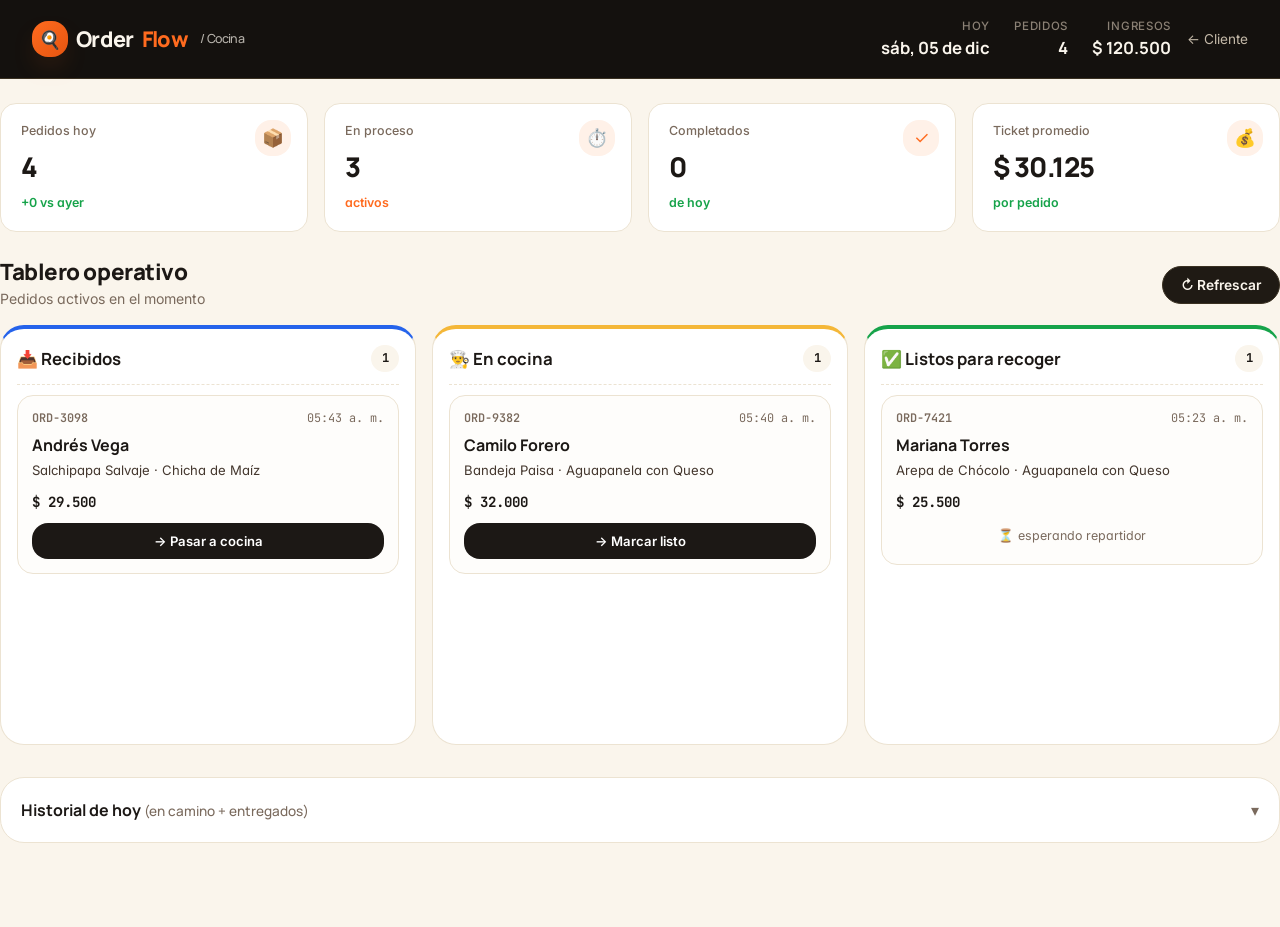
<file: frontend/cocina.html>
<!DOCTYPE html>
<html lang="es">
<head>
    <meta charset="UTF-8">
    <meta name="viewport" content="width=device-width, initial-scale=1.0">
    <meta name="theme-color" content="#14110e">
    <title>Cocina · OrderFlow</title>

    <link rel="preconnect" href="https://fonts.googleapis.com">
    <link rel="preconnect" href="https://fonts.gstatic.com" crossorigin>
    <link href="https://fonts.googleapis.com/css2?family=Inter:wght@400;500;600;700;800&family=Manrope:wght@500;700;800&family=JetBrains+Mono:wght@500;600;700&display=swap" rel="stylesheet">

    <link rel="stylesheet" href="assets/styles/tokens.css">
    <link rel="stylesheet" href="assets/styles/app.css">
</head>
<body class="dashboard">

    <!-- ════════════════ HEADER COCINA ════════════════ -->
    <header class="cocina-header">
        <div class="contenedor cocina-header__fila">
            <a href="cocina.html" class="marca">
                <span class="marca__icono">🍳</span>
                Order<em>Flow</em>
                <span style="font-size: 0.78rem; opacity: 0.7; margin-left: 4px; font-weight: 500;">/ Cocina</span>
            </a>

            <div class="cocina-header__resumen">
                <div class="cocina-header__resumen-item">
                    <div class="label">Hoy</div>
                    <div class="valor" id="resumenFecha">—</div>
                </div>
                <div class="cocina-header__resumen-item">
                    <div class="label">Pedidos</div>
                    <div class="valor" id="resumenPedidos">0</div>
                </div>
                <div class="cocina-header__resumen-item">
                    <div class="label">Ingresos</div>
                    <div class="valor" id="resumenIngresos">$0</div>
                </div>
            </div>

            <a href="index.html" class="cocina-volver">← Cliente</a>
        </div>
    </header>

    <main class="contenedor cocina-body">

        <!-- ════════════════ KPIs ════════════════ -->
        <div class="kpi-grid">
            <div class="kpi-card">
                <div class="kpi-card__label">Pedidos hoy</div>
                <div class="kpi-card__valor" id="kpiPedidos">0</div>
                <div class="kpi-card__delta">+0 vs ayer</div>
                <div class="kpi-card__icono">📦</div>
            </div>
            <div class="kpi-card">
                <div class="kpi-card__label">En proceso</div>
                <div class="kpi-card__valor" id="kpiProceso">0</div>
                <div class="kpi-card__delta" style="color: var(--brasa);">activos</div>
                <div class="kpi-card__icono">⏱️</div>
            </div>
            <div class="kpi-card">
                <div class="kpi-card__label">Completados</div>
                <div class="kpi-card__valor" id="kpiCompletados">0</div>
                <div class="kpi-card__delta">de hoy</div>
                <div class="kpi-card__icono">✓</div>
            </div>
            <div class="kpi-card">
                <div class="kpi-card__label">Ticket promedio</div>
                <div class="kpi-card__valor" id="kpiTicket">$0</div>
                <div class="kpi-card__delta">por pedido</div>
                <div class="kpi-card__icono">💰</div>
            </div>
        </div>

        <!-- ════════════════ Acciones ════════════════ -->
        <div style="display:flex; align-items:center; justify-content:space-between; margin-bottom: 16px;">
            <div>
                <h2 style="font-size: 1.4rem; font-weight: 800; letter-spacing: -0.02em;">Tablero operativo</h2>
                <p style="font-size: 0.88rem; color: var(--tinta-3); margin-top: 4px;">Pedidos activos en el momento</p>
            </div>
            <button id="btnRecargar" class="btn-recargar">↻ Refrescar</button>
        </div>

        <!-- ════════════════ KANBAN (3 columnas) ════════════════ -->
        <section class="kanban">
            <div class="kanban-col" data-estado="Recibido">
                <div class="kanban-col__head">
                    <span class="kanban-col__nombre">📥 Recibidos</span>
                    <span class="kanban-col__count" id="countRecibido">0</span>
                </div>
                <div id="columnaRecibido" class="kanban-col__body"></div>
            </div>

            <div class="kanban-col" data-estado="En Cocina">
                <div class="kanban-col__head">
                    <span class="kanban-col__nombre">👨‍🍳 En cocina</span>
                    <span class="kanban-col__count" id="countCocina">0</span>
                </div>
                <div id="columnaCocina" class="kanban-col__body"></div>
            </div>

            <div class="kanban-col" data-estado="Listo">
                <div class="kanban-col__head">
                    <span class="kanban-col__nombre">✅ Listos para recoger</span>
                    <span class="kanban-col__count" id="countListo">0</span>
                </div>
                <div id="columnaListo" class="kanban-col__body"></div>
            </div>
        </section>

        <!-- ════════════════ Historial ════════════════ -->
        <details class="historial-acordeon">
            <summary>
                <span>Historial de hoy <span style="font-weight: 500; color: var(--tinta-3); font-size: 0.85rem;">(en camino + entregados)</span></span>
                <span style="margin-left: 12px;"></span>
            </summary>
            <div id="historialLista" class="historial-acordeon__lista"></div>
        </details>

    </main>

    <script src="assets/scripts/env.js"></script>
    <script type="module" src="assets/scripts/logisticaApp.js"></script>
</body>
</html>
</file>
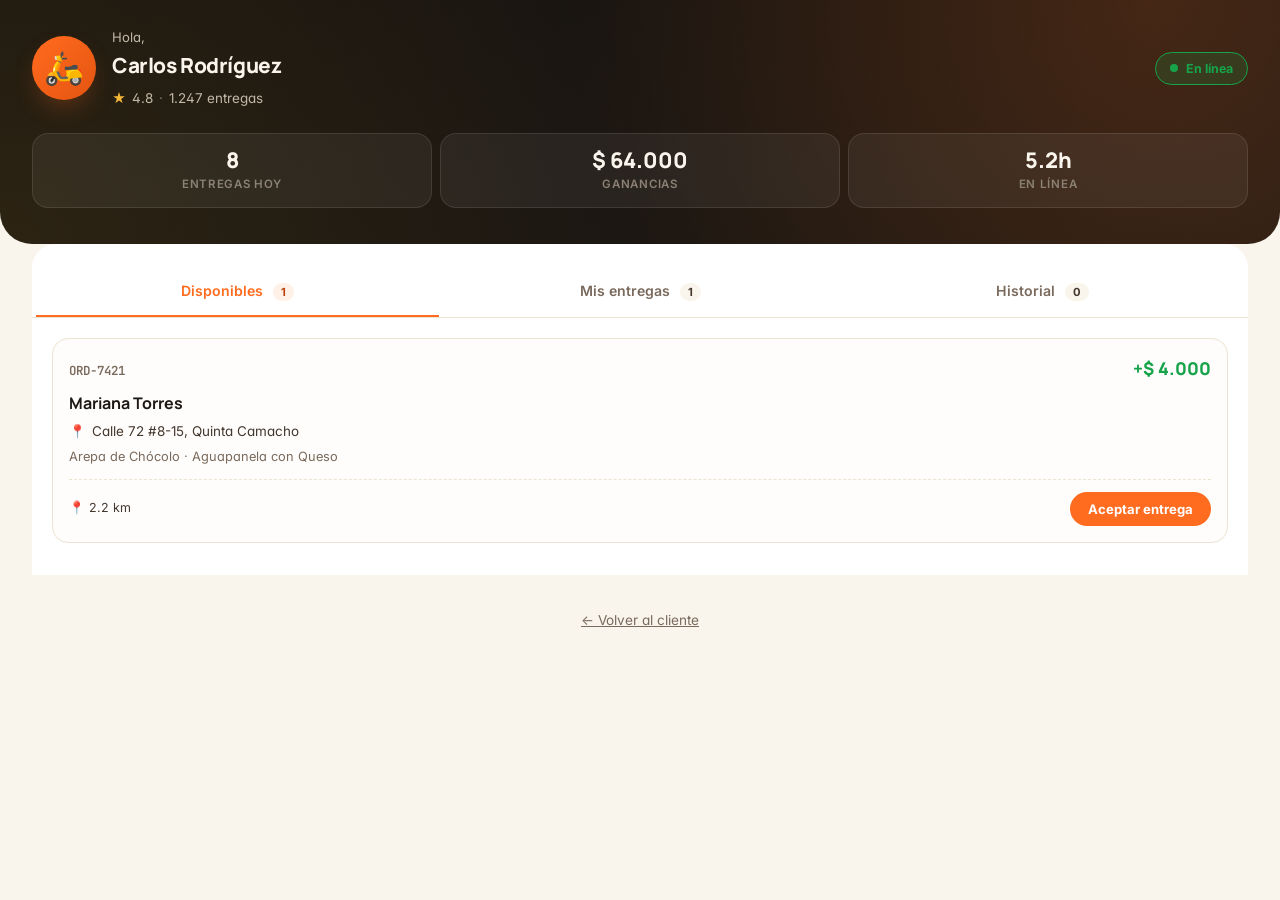
<file: frontend/domiciliario.html>
<!DOCTYPE html>
<html lang="es">
<head>
    <meta charset="UTF-8">
    <meta name="viewport" content="width=device-width, initial-scale=1.0, viewport-fit=cover">
    <meta name="theme-color" content="#14110e">
    <title>Repartidor · OrderFlow</title>

    <link rel="preconnect" href="https://fonts.googleapis.com">
    <link rel="preconnect" href="https://fonts.gstatic.com" crossorigin>
    <link href="https://fonts.googleapis.com/css2?family=Inter:wght@400;500;600;700;800&family=Manrope:wght@500;700;800&family=JetBrains+Mono:wght@500;600;700&display=swap" rel="stylesheet">

    <link rel="stylesheet" href="assets/styles/tokens.css">
    <link rel="stylesheet" href="assets/styles/app.css">
</head>
<body class="repartidor">

    <!-- ════════════════ PERFIL HEADER ════════════════ -->
    <section class="rider-perfil">
        <div class="contenedor">
            <div class="rider-fila">
                <div class="rider-avatar" id="riderAvatar">🛵</div>
                <div class="rider-info">
                    <div class="saludo">Hola,</div>
                    <div class="nombre" id="riderNombre">—</div>
                    <div class="rating" id="riderRating">—</div>
                </div>
                <button class="rider-online-toggle" id="btnOnline">En línea</button>
            </div>

            <div class="rider-stats">
                <div class="rider-stat">
                    <div class="valor" id="statEntregasHoy">0</div>
                    <div class="label">Entregas hoy</div>
                </div>
                <div class="rider-stat">
                    <div class="valor" id="statGanancias">$0</div>
                    <div class="label">Ganancias</div>
                </div>
                <div class="rider-stat">
                    <div class="valor" id="statHoras">0h</div>
                    <div class="label">En línea</div>
                </div>
            </div>
        </div>
    </section>

    <!-- ════════════════ TABS ════════════════ -->
    <main class="contenedor">
        <div class="rider-tabs">
            <div class="rider-tabs__nav">
                <button type="button" class="rider-tabs__btn activo" data-tab="disponibles">
                    Disponibles <span class="conteo" id="conteoDisponibles">0</span>
                </button>
                <button type="button" class="rider-tabs__btn" data-tab="mis-entregas">
                    Mis entregas <span class="conteo" id="conteoMisEntregas">0</span>
                </button>
                <button type="button" class="rider-tabs__btn" data-tab="historial">
                    Historial <span class="conteo" id="conteoHistorial">0</span>
                </button>
            </div>

            <div class="rider-tabs__contenido">
                <!-- Tab: Disponibles -->
                <div id="tabDisponibles" class="tab-panel">
                    <div id="listaDisponibles"></div>
                </div>

                <!-- Tab: Mis entregas -->
                <div id="tabMisEntregas" class="tab-panel" style="display:none;">
                    <div id="listaMisEntregas"></div>
                </div>

                <!-- Tab: Historial -->
                <div id="tabHistorial" class="tab-panel" style="display:none;">
                    <div id="listaHistorial"></div>
                </div>
            </div>
        </div>

        <!-- Volver al cliente -->
        <div style="text-align: center; margin-top: 32px; padding-bottom: 80px;">
            <a href="index.html" style="font-size: 0.85rem; color: var(--tinta-3); text-decoration: underline;">← Volver al cliente</a>
        </div>
    </main>

    <!-- ════════════════ TOAST ════════════════ -->
    <div class="toast" id="toast" role="status" aria-live="polite"></div>

    <!-- ════════════════ BOTTOM NAV (móvil) ════════════════ -->
    <nav class="bottom-nav">
        <button type="button" class="bottom-nav__item activo" data-bottom-tab="disponibles">
            <svg class="bottom-nav__icono" viewBox="0 0 24 24" fill="none" stroke="currentColor" stroke-width="2" stroke-linecap="round" stroke-linejoin="round">
                <path d="M21 16V8a2 2 0 0 0-1-1.73l-7-4a2 2 0 0 0-2 0l-7 4A2 2 0 0 0 3 8v8a2 2 0 0 0 1 1.73l7 4a2 2 0 0 0 2 0l7-4A2 2 0 0 0 21 16z"/>
            </svg>
            Disponibles
        </button>
        <button type="button" class="bottom-nav__item" data-bottom-tab="mis-entregas">
            <svg class="bottom-nav__icono" viewBox="0 0 24 24" fill="none" stroke="currentColor" stroke-width="2" stroke-linecap="round" stroke-linejoin="round">
                <rect x="1" y="3" width="15" height="13"/>
                <polygon points="16 8 20 8 23 11 23 16 16 16 16 8"/>
                <circle cx="5.5" cy="18.5" r="2.5"/>
                <circle cx="18.5" cy="18.5" r="2.5"/>
            </svg>
            Mis entregas
        </button>
        <button type="button" class="bottom-nav__item" data-bottom-tab="historial">
            <svg class="bottom-nav__icono" viewBox="0 0 24 24" fill="none" stroke="currentColor" stroke-width="2" stroke-linecap="round" stroke-linejoin="round">
                <circle cx="12" cy="12" r="10"/>
                <polyline points="12 6 12 12 16 14"/>
            </svg>
            Historial
        </button>
    </nav>

    <script src="assets/scripts/env.js"></script>
    <script type="module" src="assets/scripts/domiciliarioApp.js"></script>
</body>
</html>
</file>
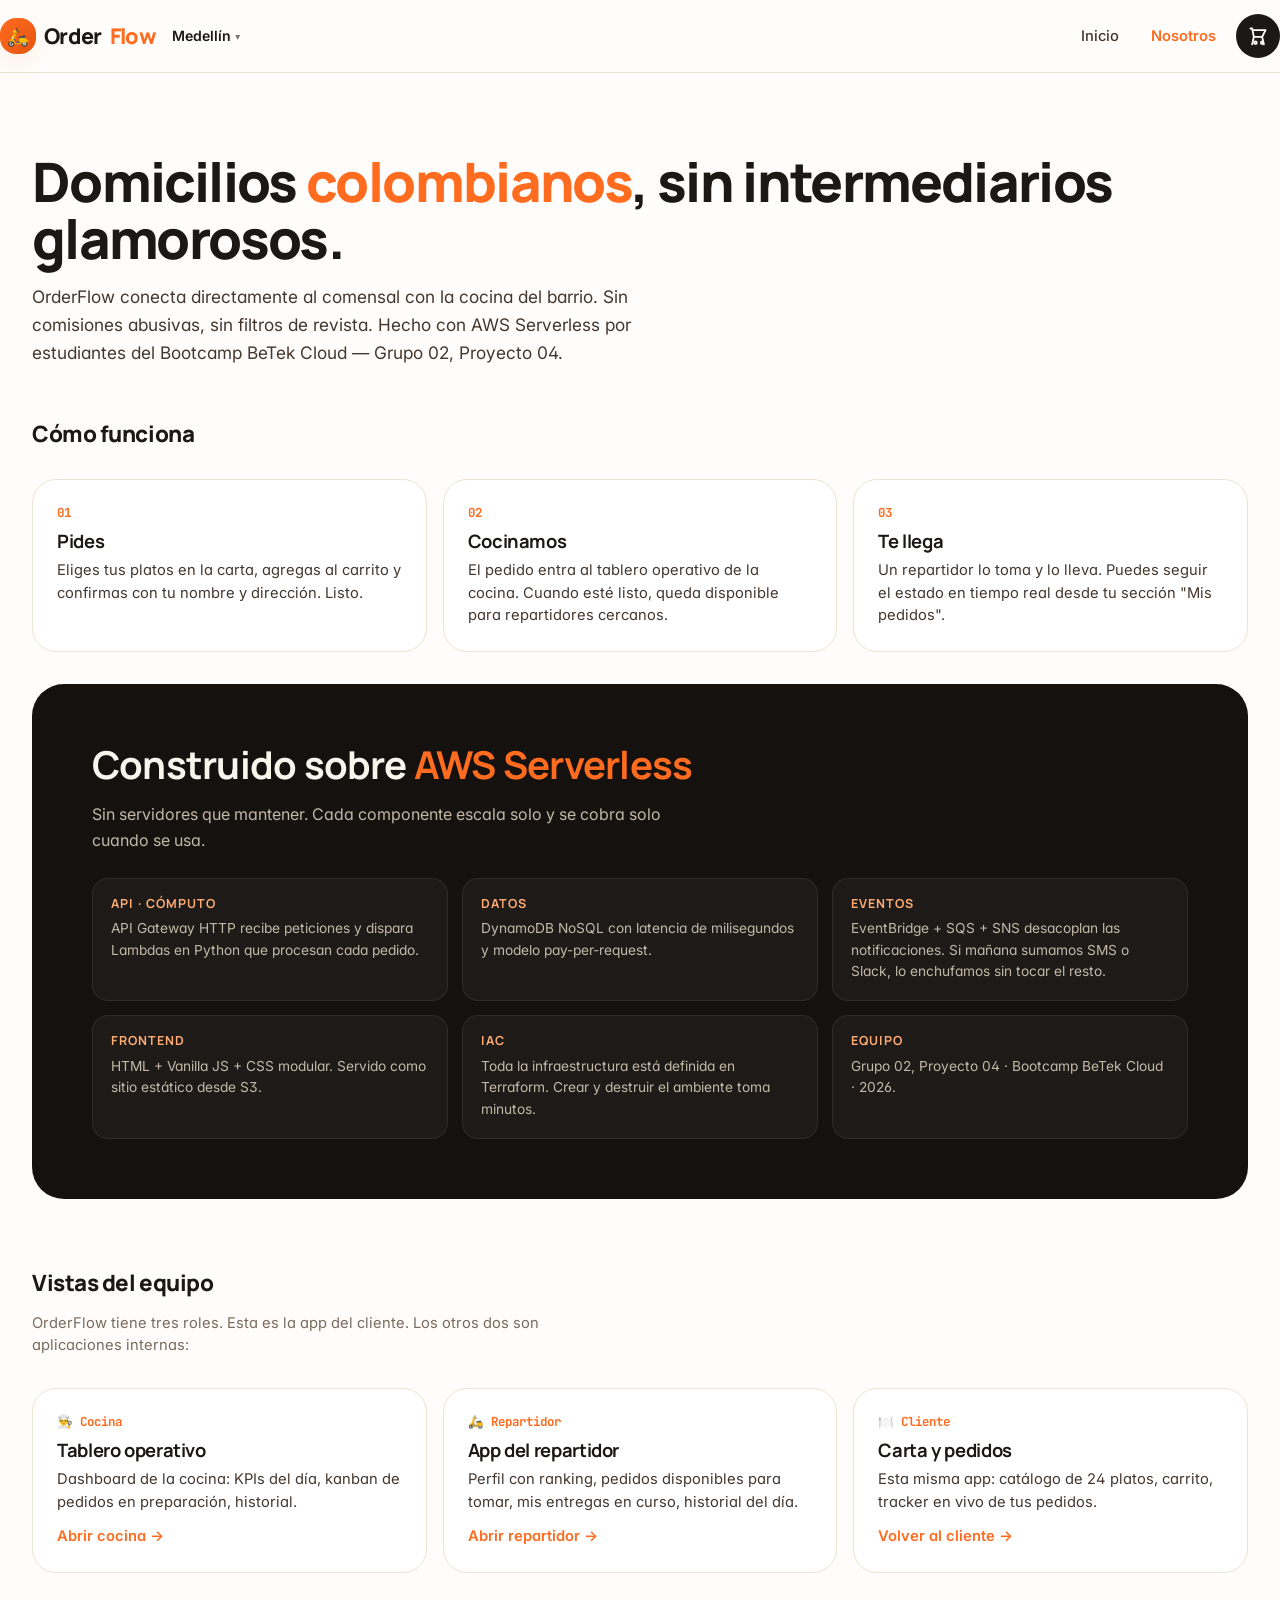
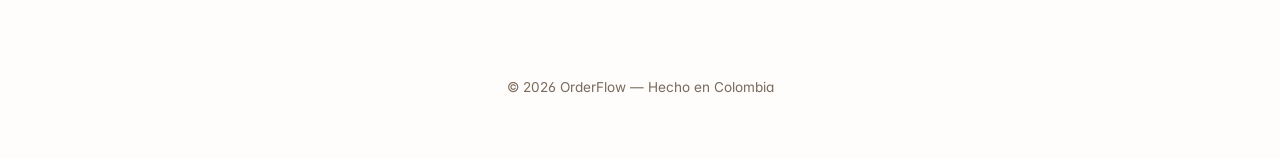
<file: frontend/nosotros.html>
<!DOCTYPE html>
<html lang="es">
<head>
    <meta charset="UTF-8">
    <meta name="viewport" content="width=device-width, initial-scale=1.0">
    <meta name="theme-color" content="#ff6b1f">
    <title>Nosotros · OrderFlow</title>

    <link rel="preconnect" href="https://fonts.googleapis.com">
    <link rel="preconnect" href="https://fonts.gstatic.com" crossorigin>
    <link href="https://fonts.googleapis.com/css2?family=Inter:wght@400;500;600;700;800&family=Manrope:wght@500;700;800&family=JetBrains+Mono:wght@500;600;700&display=swap" rel="stylesheet">

    <link rel="stylesheet" href="assets/styles/tokens.css">
    <link rel="stylesheet" href="assets/styles/app.css">
</head>
<body>

    <header class="app-header">
        <div class="contenedor app-header__fila">
            <a href="index.html" class="marca">
                <span class="marca__icono">🛵</span>
                Order<em>Flow</em>
            </a>
            <div class="app-header__ubicacion"><span class="ciudad">Medellín</span></div>
            <nav class="app-header__nav">
                <a href="index.html">Inicio</a>
                <a href="nosotros.html" class="activo">Nosotros</a>
            </nav>
            <a href="index.html" class="btn-carrito" aria-label="Volver">
                <svg viewBox="0 0 24 24" fill="none" stroke="currentColor" stroke-width="2.2" stroke-linecap="round" stroke-linejoin="round">
                    <path d="M3 3h2l.4 2M7 13h10l4-8H5.4M7 13L5.4 5M7 13l-2 9m12-9l2 9"/>
                    <circle cx="9" cy="20" r="1.5"/>
                    <circle cx="17" cy="20" r="1.5"/>
                </svg>
            </a>
        </div>
    </header>

    <main class="contenedor">
        <section class="about-hero">
            <h1>Domicilios <em>colombianos</em>, sin intermediarios glamorosos.</h1>
            <p>OrderFlow conecta directamente al comensal con la cocina del barrio. Sin comisiones abusivas, sin filtros de revista. Hecho con AWS Serverless por estudiantes del Bootcamp BeTek Cloud — Grupo 02, Proyecto 04.</p>
        </section>

        <section>
            <div class="seccion-titulo">
                <h2>Cómo funciona</h2>
            </div>
            <div class="about-grid">
                <article class="about-card">
                    <div class="num">01</div>
                    <h3>Pides</h3>
                    <p>Eliges tus platos en la carta, agregas al carrito y confirmas con tu nombre y dirección. Listo.</p>
                </article>
                <article class="about-card">
                    <div class="num">02</div>
                    <h3>Cocinamos</h3>
                    <p>El pedido entra al tablero operativo de la cocina. Cuando esté listo, queda disponible para repartidores cercanos.</p>
                </article>
                <article class="about-card">
                    <div class="num">03</div>
                    <h3>Te llega</h3>
                    <p>Un repartidor lo toma y lo lleva. Puedes seguir el estado en tiempo real desde tu sección "Mis pedidos".</p>
                </article>
            </div>
        </section>

        <section class="stack-bloque">
            <h2>Construido sobre <em>AWS Serverless</em></h2>
            <p style="color: var(--dark-tinta-2); font-size: 1rem; max-width: 60ch; line-height: 1.6;">
                Sin servidores que mantener. Cada componente escala solo y se cobra solo cuando se usa.
            </p>
            <div class="stack-grid">
                <div class="stack-item">
                    <h4>API · Cómputo</h4>
                    <p>API Gateway HTTP recibe peticiones y dispara Lambdas en Python que procesan cada pedido.</p>
                </div>
                <div class="stack-item">
                    <h4>Datos</h4>
                    <p>DynamoDB NoSQL con latencia de milisegundos y modelo pay-per-request.</p>
                </div>
                <div class="stack-item">
                    <h4>Eventos</h4>
                    <p>EventBridge + SQS + SNS desacoplan las notificaciones. Si mañana sumamos SMS o Slack, lo enchufamos sin tocar el resto.</p>
                </div>
                <div class="stack-item">
                    <h4>Frontend</h4>
                    <p>HTML + Vanilla JS + CSS modular. Servido como sitio estático desde S3.</p>
                </div>
                <div class="stack-item">
                    <h4>IaC</h4>
                    <p>Toda la infraestructura está definida en Terraform. Crear y destruir el ambiente toma minutos.</p>
                </div>
                <div class="stack-item">
                    <h4>Equipo</h4>
                    <p>Grupo 02, Proyecto 04 · Bootcamp BeTek Cloud · 2026.</p>
                </div>
            </div>
        </section>

        <!-- ════════════════ Vistas internas del equipo ════════════════ -->
        <section style="padding: 32px 0;">
            <div class="seccion-titulo">
                <h2>Vistas del equipo</h2>
            </div>
            <p style="color: var(--tinta-3); font-size: 0.92rem; max-width: 60ch; margin-bottom: 20px;">
                OrderFlow tiene tres roles. Esta es la app del cliente. Los otros dos son aplicaciones internas:
            </p>

            <div class="about-grid">
                <a href="cocina.html" class="about-card" style="display: block;">
                    <div class="num">👨‍🍳 Cocina</div>
                    <h3>Tablero operativo</h3>
                    <p>Dashboard de la cocina: KPIs del día, kanban de pedidos en preparación, historial.</p>
                    <p style="margin-top: 12px; color: var(--brasa); font-weight: 600;">Abrir cocina →</p>
                </a>

                <a href="domiciliario.html" class="about-card" style="display: block;">
                    <div class="num">🛵 Repartidor</div>
                    <h3>App del repartidor</h3>
                    <p>Perfil con ranking, pedidos disponibles para tomar, mis entregas en curso, historial del día.</p>
                    <p style="margin-top: 12px; color: var(--brasa); font-weight: 600;">Abrir repartidor →</p>
                </a>

                <a href="index.html" class="about-card" style="display: block;">
                    <div class="num">🍽️ Cliente</div>
                    <h3>Carta y pedidos</h3>
                    <p>Esta misma app: catálogo de 24 platos, carrito, tracker en vivo de tus pedidos.</p>
                    <p style="margin-top: 12px; color: var(--brasa); font-weight: 600;">Volver al cliente →</p>
                </a>
            </div>
        </section>

        <div style="text-align: center; padding: 40px 0 60px; color: var(--tinta-3); font-size: 0.85rem;">
            © 2026 OrderFlow — Hecho en Colombia
        </div>
    </main>

    <nav class="bottom-nav">
        <a href="index.html" class="bottom-nav__item">
            <svg class="bottom-nav__icono" viewBox="0 0 24 24" fill="none" stroke="currentColor" stroke-width="2"><path d="M3 9l9-7 9 7v11a2 2 0 0 1-2 2H5a2 2 0 0 1-2-2z"/><polyline points="9 22 9 12 15 12 15 22"/></svg>
            Inicio
        </a>
        <a href="nosotros.html" class="bottom-nav__item activo">
            <svg class="bottom-nav__icono" viewBox="0 0 24 24" fill="none" stroke="currentColor" stroke-width="2"><circle cx="12" cy="12" r="10"/><line x1="12" y1="16" x2="12" y2="12"/><line x1="12" y1="8" x2="12.01" y2="8"/></svg>
            Nosotros
        </a>
    </nav>

</body>
</html>
</file>
<file: frontend/assets/styles/tokens.css>
/* =========================================================================
   OrderFlow · Design Tokens 2026
   App de domicilios colombiana — identidad propia, estética moderna.
   ========================================================================= */

:root {
  /* ─── Color · Marca ─── */
  --brasa:        #ff6b1f;     /* naranja primario, identidad colombiana */
  --brasa-fuerte: #e55510;     /* hover, énfasis */
  --brasa-suave:  #fff1e8;     /* tinte de fondo */
  --brasa-50:     #fff7f0;
  --brasa-100:    #ffe4d1;
  --brasa-200:    #ffc9a3;
  --brasa-300:    #ffac75;
  --brasa-400:    #ff8a47;
  --brasa-500:    #ff6b1f;     /* alias de --brasa */
  --brasa-600:    #e55510;
  --brasa-700:    #ba420a;

  /* ─── Color · Acentos secundarios ─── */
  --yuca:         #f4b738;     /* amarillo cálido — promos */
  --cilantro:     #16a34a;     /* verde — éxito / disponible */
  --cilantro-suave: #dcfce7;
  --salsa:        #dc2626;     /* rojo — alerta */
  --salsa-suave:  #fee2e2;
  --cielo:        #2563eb;     /* azul — info */
  --cielo-suave:  #dbeafe;

  /* ─── Color · Superficie ─── */
  --bg:           #fefdfb;     /* fondo principal — blanco roto cálido */
  --bg-2:         #faf5ec;     /* fondo secundario */
  --bg-3:         #f4ecdb;     /* tinte cálido */
  --tarjeta:      #ffffff;     /* cards / superficies elevadas */
  --tarjeta-hover: #fffaf5;

  /* ─── Color · Texto ─── */
  --tinta:        #1c1815;     /* texto principal */
  --tinta-2:      #44372e;     /* texto secundario */
  --tinta-3:      #7a6a5d;     /* texto muted */
  --tinta-4:      #a89887;     /* placeholder */

  /* ─── Color · Bordes / líneas ─── */
  --linea:        #ece3d2;
  --linea-fuerte: #d6c9b0;

  /* ─── Color · Modo dark (cocina) ─── */
  --dark:         #14110e;
  --dark-2:       #1f1a14;
  --dark-3:       #2b2419;
  --dark-borde:   #3a3122;
  --dark-tinta:   #faf5ec;
  --dark-tinta-2: #c4b9a8;
  --dark-tinta-3: #8b8175;

  /* ─── Compatibilidad con código antiguo ─── */
  --papel:        var(--bg);
  --papel-2:      var(--bg-2);
  --papel-borde:  var(--linea);
  --carbon:       var(--tinta);
  --carbon-suave: var(--tinta-2);
  --ceniza:       var(--tinta-3);
  --masa:         var(--bg);
  --masa-profundo: var(--bg-2);
  --noche:        var(--dark);
  --noche-2:      var(--dark-2);
  --noche-3:      var(--dark-3);
  --noche-linea:  var(--dark-borde);
  --noche-tinta:  var(--dark-tinta);
  --brasa-hondo:  var(--brasa-700);
  --brasa-humo:   var(--brasa-suave);
  --tinta-suave:  var(--tinta-2);
  --tinta-tenue:  var(--tinta-3);

  /* ─── Tipografía ─── */
  --fuente-display: 'Manrope', 'Inter', system-ui, -apple-system, sans-serif;
  --fuente-body:    'Inter', system-ui, -apple-system, sans-serif;
  --fuente-mono:    'JetBrains Mono', 'Geist Mono', ui-monospace, monospace;

  /* ─── Radios (generosos, estilo app) ─── */
  --radio-xs: 6px;
  --radio-sm: 10px;
  --radio-md: 16px;
  --radio-lg: 24px;
  --radio-xl: 32px;
  --radio-pill: 999px;

  /* ─── Sombras (suaves, neutras, no tinte brasa dramático) ─── */
  --sombra-xs: 0 1px 2px rgba(28, 24, 21, 0.04);
  --sombra-sm: 0 2px 8px rgba(28, 24, 21, 0.06);
  --sombra-md: 0 8px 24px -8px rgba(28, 24, 21, 0.10);
  --sombra-lg: 0 24px 48px -16px rgba(28, 24, 21, 0.14);
  --sombra-xl: 0 32px 64px -24px rgba(28, 24, 21, 0.18);
  --sombra-brasa: 0 12px 28px -10px rgba(255, 107, 31, 0.40);

  /* ─── Espaciado consistente ─── */
  --gap-2: 4px;
  --gap-3: 8px;
  --gap-4: 12px;
  --gap-5: 16px;
  --gap-6: 20px;
  --gap-7: 24px;
  --gap-8: 32px;
  --gap-9: 40px;
  --gap-10: 48px;
  --gap-12: 64px;

  /* ─── Movimiento ─── */
  --ease:        cubic-bezier(0.22, 1, 0.36, 1);
  --ease-fuerte: cubic-bezier(0.65, 0, 0.35, 1);
  --ease-bounce: cubic-bezier(0.34, 1.56, 0.64, 1);
  --dur-rapido: 160ms;
  --dur:        220ms;
  --dur-2:      360ms;
  --dur-3:      560ms;

  /* ─── Z-index escala ─── */
  --z-sticky:  10;
  --z-overlay: 50;
  --z-modal:   100;
  --z-toast:   200;
}

/* =========================================================================
   Reset suave + base
   ========================================================================= */

*, *::before, *::after { box-sizing: border-box; }

html {
  -webkit-text-size-adjust: 100%;
  scroll-behavior: smooth;
}

body {
  margin: 0;
  font-family: var(--fuente-body);
  font-feature-settings: "ss01", "cv11";
  color: var(--tinta);
  background: var(--bg);
  line-height: 1.5;
  -webkit-font-smoothing: antialiased;
  -moz-osx-font-smoothing: grayscale;
  overflow-x: hidden;
}

h1, h2, h3, h4, h5 {
  font-family: var(--fuente-display);
  font-weight: 700;
  letter-spacing: -0.02em;
  line-height: 1.1;
  margin: 0;
  color: var(--tinta);
}

p { margin: 0; }
a { color: inherit; text-decoration: none; }
img, svg { display: block; max-width: 100%; }
button, input, select, textarea { font-family: inherit; font-size: inherit; color: inherit; }

.font-display { font-family: var(--fuente-display); }
.font-mono    { font-family: var(--fuente-mono); }

/* Scrollbar limpia */
::-webkit-scrollbar { width: 10px; height: 10px; }
::-webkit-scrollbar-track { background: transparent; }
::-webkit-scrollbar-thumb {
  background: var(--linea-fuerte);
  border-radius: 999px;
  border: 2px solid var(--bg);
}
::-webkit-scrollbar-thumb:hover { background: var(--tinta-3); }

/* Selección */
::selection {
  background: var(--brasa);
  color: white;
}

/* Focus accesible */
:focus-visible {
  outline: 2.5px solid var(--brasa);
  outline-offset: 2px;
  border-radius: 6px;
}

/* Hide scrollbar (utility) */
.no-scrollbar::-webkit-scrollbar { display: none; }
.no-scrollbar { -ms-overflow-style: none; scrollbar-width: none; }

/* Reduce motion */
@media (prefers-reduced-motion: reduce) {
  *, *::before, *::after {
    animation-duration: 0.01ms !important;
    animation-iteration-count: 1 !important;
    transition-duration: 0.01ms !important;
    scroll-behavior: auto !important;
  }
}
</file>
<file: frontend/assets/styles/app.css>
/* =========================================================================
   OrderFlow · App de domicilios 2026
   Componentes — mobile-first responsive.
   ========================================================================= */

/* ─────────────────────────── Layout base ─────────────────────────── */

.contenedor {
  width: 100%;
  max-width: 1280px;
  margin-inline: auto;
  padding-inline: clamp(16px, 4vw, 32px);
}

.no-overflow-x { overflow-x: hidden; }

/* ─────────────────────────── Header de app ─────────────────────────── */

.app-header {
  position: sticky;
  top: 0;
  z-index: var(--z-sticky);
  background: rgba(254, 253, 251, 0.92);
  backdrop-filter: saturate(180%) blur(20px);
  -webkit-backdrop-filter: saturate(180%) blur(20px);
  border-bottom: 1px solid var(--linea);
}
.app-header__fila {
  display: flex;
  align-items: center;
  gap: 16px;
  padding: 14px 0;
}

.marca {
  display: inline-flex;
  align-items: center;
  gap: 8px;
  font-family: var(--fuente-display);
  font-weight: 800;
  font-size: 1.35rem;
  letter-spacing: -0.03em;
  color: var(--tinta);
}
.marca__icono {
  width: 36px; height: 36px;
  border-radius: var(--radio-md);
  background: linear-gradient(135deg, var(--brasa) 0%, var(--brasa-fuerte) 100%);
  display: inline-grid;
  place-items: center;
  color: white;
  font-size: 1.1rem;
  box-shadow: var(--sombra-brasa);
}
.marca em {
  color: var(--brasa);
  font-style: normal;
}

.app-header__ubicacion {
  flex: 1;
  display: flex;
  align-items: center;
  gap: 6px;
  font-size: 0.88rem;
  color: var(--tinta-2);
}
.app-header__ubicacion .ciudad {
  font-weight: 600;
  color: var(--tinta);
  display: inline-flex;
  align-items: center;
  gap: 4px;
}
.app-header__ubicacion .ciudad::after {
  content: "▾";
  font-size: 0.7em;
  opacity: 0.6;
}

.app-header__nav {
  display: none;
  gap: 24px;
  font-size: 0.92rem;
  font-weight: 500;
  color: var(--tinta-2);
}
@media (min-width: 1024px) {
  .app-header__nav { display: inline-flex; }
}
.app-header__nav a {
  padding: 6px 4px;
  position: relative;
  transition: color var(--dur) var(--ease);
}
.app-header__nav a:hover { color: var(--tinta); }
.app-header__nav a.activo { color: var(--brasa); font-weight: 600; }

.btn-carrito {
  position: relative;
  width: 44px; height: 44px;
  border-radius: var(--radio-pill);
  background: var(--tinta);
  color: white;
  border: 0;
  display: inline-grid;
  place-items: center;
  cursor: pointer;
  transition: transform var(--dur) var(--ease), background var(--dur) var(--ease);
}
.btn-carrito:hover { background: var(--brasa); transform: scale(1.05); }
.btn-carrito svg { width: 20px; height: 20px; }
.btn-carrito__badge {
  position: absolute;
  top: -4px; right: -4px;
  min-width: 22px;
  padding: 1px 6px;
  border-radius: var(--radio-pill);
  background: var(--brasa);
  color: white;
  font-size: 0.7rem;
  font-weight: 700;
  border: 2px solid var(--bg);
  font-family: var(--fuente-mono);
  text-align: center;
}

/* ─────────────────────────── Hero / búsqueda ─────────────────────────── */

.hero-app {
  padding: 24px 0;
}
.hero-app h1 {
  font-size: clamp(1.6rem, 4vw, 2.4rem);
  font-weight: 800;
  letter-spacing: -0.03em;
  margin-bottom: 6px;
}
.hero-app h1 em {
  color: var(--brasa);
  font-style: normal;
}
.hero-app .lead {
  font-size: 0.95rem;
  color: var(--tinta-2);
  margin-bottom: 20px;
}

.search-bar {
  display: flex;
  align-items: center;
  gap: 12px;
  background: white;
  border: 1.5px solid var(--linea);
  border-radius: var(--radio-pill);
  padding: 12px 18px;
  box-shadow: var(--sombra-sm);
  transition: border-color var(--dur) var(--ease), box-shadow var(--dur) var(--ease);
}
.search-bar:focus-within {
  border-color: var(--brasa);
  box-shadow: 0 0 0 4px var(--brasa-suave);
}
.search-bar svg { width: 18px; height: 18px; color: var(--tinta-3); flex-shrink: 0; }
.search-bar input {
  flex: 1;
  border: 0;
  background: transparent;
  outline: none;
  font-size: 0.95rem;
  color: var(--tinta);
}
.search-bar input::placeholder { color: var(--tinta-4); }

/* Banner promocional */
.banner-promo {
  position: relative;
  margin-top: 20px;
  padding: 24px;
  border-radius: var(--radio-lg);
  background: linear-gradient(120deg, var(--brasa) 0%, var(--brasa-fuerte) 60%, var(--yuca) 130%);
  color: white;
  overflow: hidden;
  box-shadow: var(--sombra-brasa);
}
.banner-promo::before {
  content: "";
  position: absolute;
  inset: 0;
  background:
    radial-gradient(circle at 90% -20%, rgba(255, 255, 255, 0.18), transparent 50%),
    radial-gradient(circle at -10% 110%, rgba(0, 0, 0, 0.12), transparent 50%);
  pointer-events: none;
}
.banner-promo > * { position: relative; }
.banner-promo .etiqueta {
  display: inline-block;
  font-size: 0.7rem;
  font-weight: 700;
  letter-spacing: 0.12em;
  text-transform: uppercase;
  background: rgba(255, 255, 255, 0.22);
  padding: 4px 10px;
  border-radius: var(--radio-pill);
  margin-bottom: 10px;
}
.banner-promo h2 {
  font-size: clamp(1.4rem, 3.5vw, 2rem);
  font-weight: 800;
  letter-spacing: -0.02em;
  line-height: 1.15;
  color: white;
  margin-bottom: 4px;
}
.banner-promo p {
  font-size: 0.92rem;
  opacity: 0.92;
}

/* ─────────────────────────── Pills de categorías ─────────────────────────── */

.categorias {
  display: flex;
  gap: 10px;
  overflow-x: auto;
  padding: 18px 0;
  scroll-snap-type: x proximity;
  scrollbar-width: none;
}
.categorias::-webkit-scrollbar { display: none; }
.categorias::before, .categorias::after {
  content: "";
  flex-shrink: 0;
  width: 4px;
}

.categoria-pill {
  flex-shrink: 0;
  scroll-snap-align: start;
  display: inline-flex;
  align-items: center;
  gap: 8px;
  padding: 10px 18px;
  border-radius: var(--radio-pill);
  background: white;
  border: 1.5px solid var(--linea);
  font-size: 0.88rem;
  font-weight: 600;
  color: var(--tinta-2);
  cursor: pointer;
  transition: all var(--dur) var(--ease);
}
.categoria-pill:hover {
  border-color: var(--brasa-300);
  color: var(--tinta);
}
.categoria-pill.activa {
  background: var(--tinta);
  border-color: var(--tinta);
  color: white;
}
.categoria-pill .emoji { font-size: 1.1rem; line-height: 1; }

/* ─────────────────────────── Cabezote de sección ─────────────────────────── */

.seccion-titulo {
  display: flex;
  align-items: center;
  justify-content: space-between;
  gap: 16px;
  margin: 8px 0 16px;
}
.seccion-titulo h2 {
  font-size: clamp(1.15rem, 2.5vw, 1.4rem);
  font-weight: 800;
  letter-spacing: -0.02em;
}
.seccion-titulo .ver-todos {
  font-size: 0.85rem;
  color: var(--brasa);
  font-weight: 600;
  cursor: pointer;
}

/* ─────────────────────────── Tendencias (scroll horizontal) ─────────────────────────── */

.tendencias {
  display: grid;
  grid-auto-flow: column;
  grid-auto-columns: 230px;
  gap: 14px;
  overflow-x: auto;
  padding: 4px 0 18px;
  scroll-snap-type: x mandatory;
  scrollbar-width: none;
}
.tendencias::-webkit-scrollbar { display: none; }
@media (min-width: 768px) { .tendencias { grid-auto-columns: 260px; } }

/* ─────────────────────────── Card de plato ─────────────────────────── */

.plato-card {
  background: white;
  border: 1.5px solid var(--linea);
  border-radius: var(--radio-lg);
  overflow: hidden;
  cursor: pointer;
  transition: transform var(--dur) var(--ease), box-shadow var(--dur) var(--ease), border-color var(--dur) var(--ease);
  scroll-snap-align: start;
  display: flex;
  flex-direction: column;
}
.plato-card:hover {
  transform: translateY(-4px);
  box-shadow: var(--sombra-md);
  border-color: var(--brasa-200);
}

.plato-card__foto {
  position: relative;
  aspect-ratio: 16 / 11;
  overflow: hidden;
  background: linear-gradient(135deg, var(--brasa-50) 0%, var(--brasa-100) 100%);
}
.plato-card__foto img {
  width: 100%; height: 100%;
  object-fit: cover;
  transition: transform var(--dur-2) var(--ease);
}
.plato-card:hover .plato-card__foto img { transform: scale(1.04); }

/* Placeholder cuando no hay imagen real */
.plato-card__foto--placeholder {
  display: flex;
  align-items: center;
  justify-content: center;
}
.plato-card__foto--placeholder .emoji {
  font-size: 4rem;
  line-height: 1;
  filter: drop-shadow(0 4px 12px rgba(186, 66, 10, 0.18));
}

.plato-card__rating {
  position: absolute;
  top: 10px; left: 10px;
  display: inline-flex;
  align-items: center;
  gap: 4px;
  background: rgba(28, 24, 21, 0.82);
  backdrop-filter: blur(8px);
  color: white;
  padding: 4px 9px;
  border-radius: var(--radio-pill);
  font-size: 0.74rem;
  font-weight: 700;
}
.plato-card__rating::before {
  content: "★";
  color: var(--yuca);
  font-size: 0.85em;
}

.plato-card__cuerpo {
  padding: 14px 16px 16px;
  display: flex;
  flex-direction: column;
  gap: 6px;
  flex: 1;
}
.plato-card__nombre {
  font-family: var(--fuente-display);
  font-size: 1.02rem;
  font-weight: 700;
  color: var(--tinta);
  letter-spacing: -0.01em;
  line-height: 1.25;
}
.plato-card__desc {
  font-size: 0.82rem;
  color: var(--tinta-3);
  line-height: 1.4;
  display: -webkit-box;
  -webkit-line-clamp: 2;
  -webkit-box-orient: vertical;
  overflow: hidden;
}

.plato-card__pie {
  display: flex;
  align-items: center;
  justify-content: space-between;
  margin-top: 8px;
}
.plato-card__precio {
  font-family: var(--fuente-display);
  font-weight: 800;
  font-size: 1.05rem;
  color: var(--tinta);
}
.plato-card__precio .currency {
  font-size: 0.7em;
  color: var(--tinta-3);
  font-weight: 600;
  margin-right: 1px;
}

.btn-add {
  width: 38px; height: 38px;
  border-radius: var(--radio-pill);
  background: var(--brasa);
  color: white;
  border: 0;
  font-size: 1.3rem;
  font-weight: 600;
  cursor: pointer;
  display: inline-grid;
  place-items: center;
  line-height: 0;
  transition: all var(--dur) var(--ease-bounce);
  box-shadow: var(--sombra-sm);
}
.btn-add:hover {
  background: var(--brasa-fuerte);
  transform: scale(1.1);
  box-shadow: var(--sombra-brasa);
}
.btn-add:active { transform: scale(0.95); }

/* Grid de catálogo principal */
.catalogo-grid {
  display: grid;
  grid-template-columns: repeat(auto-fill, minmax(220px, 1fr));
  gap: 14px;
  padding-bottom: 16px;
}
@media (min-width: 768px) {
  .catalogo-grid {
    grid-template-columns: repeat(auto-fill, minmax(240px, 1fr));
    gap: 18px;
  }
}

/* ─────────────────────────── Carrito (compartido) ─────────────────────────── */

.carrito-titulo {
  font-family: var(--fuente-display);
  font-size: 1.3rem;
  font-weight: 800;
  letter-spacing: -0.02em;
  display: flex;
  align-items: center;
  justify-content: space-between;
  margin-bottom: 4px;
}
.carrito-titulo .conteo {
  font-size: 0.78rem;
  font-weight: 600;
  color: var(--tinta-3);
  font-family: var(--fuente-mono);
  background: var(--bg-2);
  padding: 4px 10px;
  border-radius: var(--radio-pill);
}

.carrito-items {
  display: flex;
  flex-direction: column;
  gap: 10px;
  margin-top: 16px;
  margin-bottom: 16px;
  overflow-y: auto;
  max-height: 380px;
  padding-right: 4px;
}
.carrito-item {
  display: flex;
  align-items: center;
  justify-content: space-between;
  gap: 12px;
  padding: 12px 14px;
  background: var(--bg-2);
  border-radius: var(--radio-md);
  font-size: 0.88rem;
  animation: aparece 220ms var(--ease);
}
.carrito-item__nombre {
  font-weight: 600;
  color: var(--tinta);
  flex: 1;
  line-height: 1.3;
}
.carrito-item__precio {
  font-family: var(--fuente-mono);
  font-weight: 700;
  color: var(--tinta);
  font-variant-numeric: tabular-nums;
}

.carrito-vacio {
  text-align: center;
  padding: 32px 16px;
  color: var(--tinta-3);
  font-size: 0.92rem;
}
.carrito-vacio .emoji {
  font-size: 2.5rem;
  display: block;
  margin-bottom: 12px;
  opacity: 0.7;
}

.carrito-resumen {
  border-top: 1px dashed var(--linea-fuerte);
  padding-top: 18px;
  display: flex;
  flex-direction: column;
  gap: 10px;
}
.carrito-fila {
  display: flex;
  justify-content: space-between;
  align-items: baseline;
  font-size: 0.9rem;
  color: var(--tinta-2);
}
.carrito-fila--total {
  font-size: 1.05rem;
  color: var(--tinta);
  font-weight: 700;
  margin-top: 4px;
  padding-top: 12px;
  border-top: 1.5px solid var(--tinta);
}
.carrito-fila--total .valor {
  font-family: var(--fuente-display);
  font-size: 1.5rem;
  font-weight: 800;
  color: var(--brasa);
}

.campo {
  margin-top: 12px;
}
.campo label {
  display: block;
  font-size: 0.78rem;
  font-weight: 600;
  color: var(--tinta-2);
  margin-bottom: 6px;
}
.campo input {
  width: 100%;
  padding: 12px 14px;
  border: 1.5px solid var(--linea);
  border-radius: var(--radio-md);
  font-size: 0.92rem;
  background: var(--bg-2);
  color: var(--tinta);
  transition: border-color var(--dur) var(--ease), background var(--dur) var(--ease);
}
.campo input:focus {
  outline: none;
  border-color: var(--brasa);
  background: white;
}

/* Botón principal de pedir */
.btn-primario {
  width: 100%;
  padding: 16px 20px;
  border-radius: var(--radio-md);
  background: var(--brasa);
  color: white;
  border: 0;
  font-size: 1rem;
  font-weight: 700;
  cursor: pointer;
  transition: all var(--dur) var(--ease);
  display: inline-flex;
  align-items: center;
  justify-content: center;
  gap: 8px;
  box-shadow: var(--sombra-sm);
}
.btn-primario:hover:not(:disabled) {
  background: var(--brasa-fuerte);
  transform: translateY(-1px);
  box-shadow: var(--sombra-brasa);
}
.btn-primario:disabled { opacity: 0.55; cursor: not-allowed; }

.btn-secundario {
  padding: 12px 18px;
  border-radius: var(--radio-md);
  background: white;
  color: var(--tinta);
  border: 1.5px solid var(--linea);
  font-size: 0.9rem;
  font-weight: 600;
  cursor: pointer;
  transition: all var(--dur) var(--ease);
}
.btn-secundario:hover {
  border-color: var(--tinta);
  background: var(--bg-2);
}

/* ─────────────────────────── Carrito modal (móvil = bottom sheet, desktop = modal centrado) ─────────────────────────── */

.carrito-overlay {
  position: fixed;
  inset: 0;
  z-index: var(--z-modal);
  background: rgba(28, 24, 21, 0.45);
  backdrop-filter: blur(4px);
  opacity: 0;
  pointer-events: none;
  transition: opacity var(--dur-2) var(--ease);
}
.carrito-overlay.abierto { opacity: 1; pointer-events: auto; }

/* Móvil: bottom sheet */
.carrito-modal {
  position: fixed;
  left: 0; right: 0; bottom: 0;
  z-index: calc(var(--z-modal) + 1);
  background: white;
  border-radius: var(--radio-xl) var(--radio-xl) 0 0;
  padding: 12px 24px 32px;
  max-height: 90vh;
  overflow-y: auto;
  transform: translateY(100%);
  pointer-events: none;
  visibility: hidden;
  transition: transform var(--dur-2) var(--ease-fuerte), visibility 0s linear var(--dur-2);
  box-shadow: 0 -16px 48px -8px rgba(28, 24, 21, 0.18);
}
.carrito-modal.abierto {
  transform: translateY(0);
  pointer-events: auto;
  visibility: visible;
  transition: transform var(--dur-2) var(--ease-fuerte), visibility 0s linear 0s;
}

.carrito-modal__handle {
  width: 40px; height: 4px;
  background: var(--linea-fuerte);
  border-radius: 99px;
  margin: 0 auto 14px;
}
.carrito-modal__cerrar {
  position: absolute;
  top: 16px; right: 16px;
  width: 36px; height: 36px;
  border-radius: var(--radio-pill);
  background: var(--bg-2);
  border: 0;
  cursor: pointer;
  display: grid;
  place-items: center;
  font-size: 1.2rem;
  color: var(--tinta-2);
  z-index: 2;
}
.carrito-modal__cerrar:hover { background: var(--linea); }

/* Desktop: modal centrado */
@media (min-width: 768px) {
  .carrito-modal {
    left: 50%;
    right: auto;
    bottom: auto;
    top: 50%;
    transform: translate(-50%, calc(-50% + 20px)) scale(0.96);
    opacity: 0;
    width: min(460px, calc(100vw - 32px));
    max-height: 85vh;
    border-radius: var(--radio-lg);
    padding: 28px;
    box-shadow: var(--sombra-xl);
    transition: opacity var(--dur-2) var(--ease), transform var(--dur-2) var(--ease), visibility 0s linear var(--dur-2);
  }
  .carrito-modal.abierto {
    transform: translate(-50%, -50%) scale(1);
    opacity: 1;
    transition: opacity var(--dur-2) var(--ease), transform var(--dur-2) var(--ease), visibility 0s linear 0s;
  }
  .carrito-modal__handle { display: none; }
}

/* ─────────────────────────── Modal de detalle de plato ─────────────────────────── */

.modal-overlay {
  position: fixed;
  inset: 0;
  z-index: var(--z-modal);
  background: rgba(28, 24, 21, 0.55);
  backdrop-filter: blur(6px);
  opacity: 0;
  pointer-events: none;
  display: grid;
  place-items: center;
  padding: 16px;
  transition: opacity var(--dur-2) var(--ease);
}
.modal-overlay.abierto { opacity: 1; pointer-events: auto; }

.modal-plato {
  background: white;
  border-radius: var(--radio-lg);
  max-width: 540px;
  width: 100%;
  max-height: 92vh;
  overflow-y: auto;
  transform: scale(0.95);
  transition: transform var(--dur-2) var(--ease-bounce);
  box-shadow: var(--sombra-xl);
  position: relative;
}
.modal-overlay.abierto .modal-plato { transform: scale(1); }

.modal-plato__cerrar {
  position: absolute;
  top: 14px; right: 14px;
  width: 36px; height: 36px;
  border-radius: var(--radio-pill);
  background: rgba(255, 255, 255, 0.92);
  backdrop-filter: blur(8px);
  border: 0;
  cursor: pointer;
  display: grid;
  place-items: center;
  font-size: 1.3rem;
  color: var(--tinta);
  z-index: 1;
  transition: background var(--dur) var(--ease);
}
.modal-plato__cerrar:hover { background: white; }

.modal-plato__foto {
  aspect-ratio: 16 / 10;
  background: linear-gradient(135deg, var(--brasa-50) 0%, var(--brasa-100) 100%);
  display: flex;
  align-items: center;
  justify-content: center;
}
.modal-plato__foto img {
  width: 100%; height: 100%;
  object-fit: cover;
}
.modal-plato__foto .emoji-grande {
  font-size: 6rem;
  line-height: 1;
  filter: drop-shadow(0 8px 24px rgba(186, 66, 10, 0.18));
}

.modal-plato__cuerpo { padding: 24px; }
.modal-plato__titulo {
  font-family: var(--fuente-display);
  font-size: 1.6rem;
  font-weight: 800;
  letter-spacing: -0.02em;
  margin-bottom: 6px;
}
.modal-plato__rating {
  display: inline-flex;
  align-items: center;
  gap: 6px;
  font-size: 0.88rem;
  color: var(--tinta-2);
  margin-bottom: 12px;
}
.modal-plato__rating::before {
  content: "★";
  color: var(--yuca);
}
.modal-plato__rating .punto {
  color: var(--tinta-4);
  margin: 0 4px;
}
.modal-plato__desc {
  color: var(--tinta-2);
  line-height: 1.55;
  margin-bottom: 18px;
}

.modal-plato__tags {
  display: flex;
  flex-wrap: wrap;
  gap: 6px;
  margin-bottom: 22px;
}
.tag-chip {
  font-size: 0.72rem;
  font-weight: 600;
  padding: 4px 10px;
  border-radius: var(--radio-pill);
  background: var(--brasa-suave);
  color: var(--brasa-700);
}

.modal-plato__pie {
  display: flex;
  align-items: center;
  justify-content: space-between;
  gap: 16px;
  padding-top: 18px;
  border-top: 1px solid var(--linea);
}
.modal-plato__precio {
  font-family: var(--fuente-display);
  font-size: 1.6rem;
  font-weight: 800;
  color: var(--tinta);
}
.modal-plato__precio .currency {
  font-size: 0.7em;
  color: var(--tinta-3);
}

.cantidad-control {
  display: inline-flex;
  align-items: center;
  gap: 12px;
  background: var(--bg-2);
  border-radius: var(--radio-pill);
  padding: 4px;
}
.cantidad-control button {
  width: 32px; height: 32px;
  border-radius: var(--radio-pill);
  background: white;
  border: 0;
  cursor: pointer;
  font-size: 1.1rem;
  font-weight: 600;
  color: var(--tinta);
  display: grid;
  place-items: center;
  transition: background var(--dur) var(--ease);
}
.cantidad-control button:hover { background: var(--brasa); color: white; }
.cantidad-control .valor {
  font-family: var(--fuente-mono);
  font-weight: 700;
  font-size: 0.95rem;
  min-width: 22px;
  text-align: center;
}

.modal-plato__btn-add {
  width: 100%;
  margin-top: 16px;
  padding: 16px;
  border-radius: var(--radio-md);
  background: var(--brasa);
  color: white;
  border: 0;
  font-size: 1rem;
  font-weight: 700;
  cursor: pointer;
  transition: background var(--dur) var(--ease);
}
.modal-plato__btn-add:hover { background: var(--brasa-fuerte); }

/* ─────────────────────────── Tracker visual de pedido ─────────────────────────── */

.tracker {
  background: white;
  border: 1.5px solid var(--linea);
  border-radius: var(--radio-lg);
  padding: 20px;
  margin-bottom: 16px;
  box-shadow: var(--sombra-sm);
}
.tracker__header {
  display: flex;
  align-items: baseline;
  justify-content: space-between;
  margin-bottom: 4px;
}
.tracker__id {
  font-family: var(--fuente-mono);
  font-size: 0.82rem;
  color: var(--tinta-3);
  font-weight: 600;
}
.tracker__cliente {
  font-family: var(--fuente-display);
  font-weight: 700;
  font-size: 1.05rem;
}
.tracker__items {
  font-size: 0.84rem;
  color: var(--tinta-2);
  margin: 8px 0 16px;
}

.tracker__pasos {
  display: flex;
  align-items: center;
  margin-top: 14px;
}
.tracker__paso {
  flex: 1;
  display: flex;
  flex-direction: column;
  align-items: center;
  gap: 6px;
  position: relative;
}
.tracker__bola {
  width: 28px; height: 28px;
  border-radius: var(--radio-pill);
  background: var(--bg-2);
  border: 2px solid var(--linea);
  display: grid;
  place-items: center;
  font-size: 0.78rem;
  font-weight: 700;
  color: var(--tinta-3);
  position: relative;
  z-index: 1;
  transition: all var(--dur) var(--ease);
}
.tracker__paso--activo .tracker__bola {
  background: var(--brasa);
  border-color: var(--brasa);
  color: white;
  box-shadow: 0 0 0 4px var(--brasa-suave);
}
.tracker__paso--completado .tracker__bola {
  background: var(--cilantro);
  border-color: var(--cilantro);
  color: white;
}
.tracker__paso-label {
  font-size: 0.72rem;
  font-weight: 600;
  color: var(--tinta-3);
}
.tracker__paso--activo .tracker__paso-label,
.tracker__paso--completado .tracker__paso-label { color: var(--tinta); }

.tracker__linea {
  flex: 1;
  height: 2px;
  background: var(--linea);
  margin-top: 13px;
  position: relative;
  align-self: flex-start;
}
.tracker__linea--completada { background: var(--cilantro); }

/* ─────────────────────────── Bottom nav móvil ─────────────────────────── */

.bottom-nav {
  position: fixed;
  bottom: 0; left: 0; right: 0;
  z-index: var(--z-sticky);
  background: rgba(254, 253, 251, 0.96);
  backdrop-filter: blur(20px);
  -webkit-backdrop-filter: blur(20px);
  border-top: 1px solid var(--linea);
  display: flex;
  justify-content: space-around;
  padding: 8px 0 calc(env(safe-area-inset-bottom, 0) + 8px);
}
@media (min-width: 1024px) {
  .bottom-nav { display: none; }
}
.bottom-nav__item {
  flex: 1;
  display: flex;
  flex-direction: column;
  align-items: center;
  gap: 3px;
  padding: 6px 4px;
  font-size: 0.68rem;
  font-weight: 600;
  color: var(--tinta-3);
  cursor: pointer;
  transition: color var(--dur) var(--ease);
}
.bottom-nav__item.activo { color: var(--brasa); }
.bottom-nav__icono {
  width: 24px; height: 24px;
}

/* ─────────────────────────── Toast ─────────────────────────── */

.toast {
  position: fixed;
  bottom: 100px;
  left: 50%;
  transform: translateX(-50%) translateY(20px);
  z-index: var(--z-toast);
  background: var(--tinta);
  color: white;
  padding: 14px 20px;
  border-radius: var(--radio-pill);
  font-size: 0.9rem;
  font-weight: 600;
  display: inline-flex;
  align-items: center;
  gap: 10px;
  box-shadow: var(--sombra-lg);
  opacity: 0;
  pointer-events: none;
  transition: opacity var(--dur-2) var(--ease), transform var(--dur-2) var(--ease);
  white-space: nowrap;
  max-width: calc(100vw - 32px);
}
.toast.visible {
  opacity: 1;
  transform: translateX(-50%) translateY(0);
  pointer-events: auto;
}
.toast--exito { background: var(--cilantro); }
.toast--error { background: var(--salsa); }
@media (min-width: 1024px) {
  .toast { bottom: 32px; }
}

/* ─────────────────────────── Atajos a Cocina/Repartidor ─────────────────────────── */

.atajos-equipo {
  display: grid;
  grid-template-columns: 1fr;
  gap: 14px;
}
@media (min-width: 720px) { .atajos-equipo { grid-template-columns: 1fr 1fr; } }

.atajo-card {
  display: flex;
  align-items: center;
  gap: 16px;
  padding: 18px 20px;
  background: white;
  border: 1.5px solid var(--linea);
  border-radius: var(--radio-lg);
  text-decoration: none;
  color: var(--tinta);
  transition: all var(--dur) var(--ease);
  position: relative;
  overflow: hidden;
}
.atajo-card:hover {
  border-color: var(--brasa-300);
  transform: translateY(-2px);
  box-shadow: var(--sombra-md);
}
.atajo-card__icono {
  width: 56px; height: 56px;
  border-radius: var(--radio-md);
  display: grid;
  place-items: center;
  font-size: 1.8rem;
  flex-shrink: 0;
}
.atajo-card--cocina .atajo-card__icono {
  background: linear-gradient(135deg, var(--dark) 0%, var(--dark-2) 100%);
}
.atajo-card--rider .atajo-card__icono {
  background: linear-gradient(135deg, var(--brasa) 0%, var(--brasa-fuerte) 100%);
}
.atajo-card__cuerpo { flex: 1; min-width: 0; }
.atajo-card__rol {
  font-family: var(--fuente-mono);
  font-size: 0.7rem;
  font-weight: 700;
  letter-spacing: 0.14em;
  text-transform: uppercase;
  color: var(--tinta-3);
  margin-bottom: 2px;
}
.atajo-card__titulo {
  font-family: var(--fuente-display);
  font-weight: 700;
  font-size: 1.05rem;
  letter-spacing: -0.01em;
  margin-bottom: 2px;
}
.atajo-card__desc {
  font-size: 0.84rem;
  color: var(--tinta-3);
}
.atajo-card__flecha {
  font-size: 1.4rem;
  color: var(--tinta-3);
  font-weight: 600;
  transition: transform var(--dur) var(--ease), color var(--dur) var(--ease);
  flex-shrink: 0;
}
.atajo-card:hover .atajo-card__flecha {
  transform: translateX(4px);
  color: var(--brasa);
}

/* ─────────────────────────── Layout cliente (1 columna) ─────────────────────────── */

.layout-cliente {
  padding-bottom: 100px;
}
@media (min-width: 1024px) {
  .layout-cliente { padding-bottom: 40px; }
}

/* ============================================================
   COCINA — Dashboard
   ============================================================ */

body.dashboard {
  background: var(--bg-2);
  padding-bottom: 0;
}

.cocina-header {
  background: var(--dark);
  color: var(--dark-tinta);
  padding: 18px 0;
  border-bottom: 1px solid var(--dark-borde);
}
.cocina-header .marca { color: var(--dark-tinta); }
.cocina-header__fila {
  display: flex;
  align-items: center;
  gap: 16px;
}
.cocina-header__resumen {
  margin-left: auto;
  display: flex;
  gap: 24px;
  font-size: 0.82rem;
}
.cocina-header__resumen-item {
  text-align: right;
}
.cocina-header__resumen-item .label {
  color: var(--dark-tinta-3);
  font-size: 0.72rem;
  font-weight: 500;
  text-transform: uppercase;
  letter-spacing: 0.06em;
}
.cocina-header__resumen-item .valor {
  font-family: var(--fuente-display);
  font-weight: 700;
  font-size: 1.05rem;
  color: var(--dark-tinta);
}

.cocina-volver {
  font-size: 0.85rem;
  color: var(--dark-tinta-2);
  display: inline-flex;
  align-items: center;
  gap: 6px;
}
.cocina-volver:hover { color: var(--brasa-300); }

.cocina-body {
  padding: 24px 0 60px;
}

.kpi-grid {
  display: grid;
  grid-template-columns: 1fr 1fr;
  gap: 12px;
  margin-bottom: 28px;
}
@media (min-width: 768px) {
  .kpi-grid { grid-template-columns: repeat(4, 1fr); gap: 16px; }
}
.kpi-card {
  background: white;
  border: 1px solid var(--linea);
  border-radius: var(--radio-md);
  padding: 18px 20px;
  display: flex;
  flex-direction: column;
  gap: 6px;
  position: relative;
  overflow: hidden;
}
.kpi-card__label {
  font-size: 0.78rem;
  color: var(--tinta-3);
  font-weight: 500;
}
.kpi-card__valor {
  font-family: var(--fuente-display);
  font-weight: 800;
  font-size: 1.7rem;
  color: var(--tinta);
  letter-spacing: -0.02em;
}
.kpi-card__delta {
  font-size: 0.78rem;
  font-weight: 600;
  color: var(--cilantro);
}
.kpi-card__icono {
  position: absolute;
  top: 16px;
  right: 16px;
  width: 36px; height: 36px;
  border-radius: var(--radio-md);
  background: var(--brasa-suave);
  color: var(--brasa);
  display: grid;
  place-items: center;
  font-size: 1.1rem;
}

.kanban {
  display: grid;
  grid-template-columns: 1fr;
  gap: 16px;
  margin-bottom: 32px;
}
@media (min-width: 720px) { .kanban { grid-template-columns: repeat(3, 1fr); } }

.kanban-col {
  background: white;
  border: 1px solid var(--linea);
  border-radius: var(--radio-lg);
  padding: 16px;
  min-height: 420px;
  display: flex;
  flex-direction: column;
  gap: 10px;
}
.kanban-col[data-estado="Recibido"]  { border-top: 4px solid var(--cielo); }
.kanban-col[data-estado="En Cocina"] { border-top: 4px solid var(--yuca); }
.kanban-col[data-estado="Listo"]     { border-top: 4px solid var(--cilantro); }

.kanban-col__head {
  display: flex;
  align-items: center;
  justify-content: space-between;
  padding-bottom: 12px;
  border-bottom: 1px dashed var(--linea);
}
.kanban-col__nombre {
  font-family: var(--fuente-display);
  font-size: 1.05rem;
  font-weight: 700;
}
.kanban-col__count {
  font-family: var(--fuente-mono);
  font-size: 0.76rem;
  font-weight: 700;
  background: var(--bg-2);
  padding: 4px 10px;
  border-radius: var(--radio-pill);
  min-width: 28px;
  text-align: center;
}
.kanban-col__body {
  display: flex;
  flex-direction: column;
  gap: 10px;
  flex: 1;
  min-height: 80px;
}
.kanban-vacia {
  font-size: 0.82rem;
  color: var(--tinta-3);
  text-align: center;
  padding: 22px 8px;
  font-style: italic;
}

.ticket {
  background: var(--bg);
  border: 1px solid var(--linea);
  border-radius: var(--radio-md);
  padding: 14px;
  transition: all var(--dur) var(--ease);
}
.ticket:hover {
  border-color: var(--brasa-300);
  box-shadow: var(--sombra-sm);
  transform: translateY(-1px);
}
.ticket__fila {
  display: flex;
  align-items: center;
  justify-content: space-between;
  margin-bottom: 6px;
}
.ticket__id {
  font-family: var(--fuente-mono);
  font-size: 0.74rem;
  color: var(--tinta-3);
  font-weight: 600;
}
.ticket__hora {
  font-family: var(--fuente-mono);
  font-size: 0.74rem;
  color: var(--tinta-3);
}
.ticket__cliente {
  font-family: var(--fuente-display);
  font-weight: 700;
  font-size: 1rem;
  margin-bottom: 4px;
}
.ticket__items {
  font-size: 0.82rem;
  color: var(--tinta-2);
  margin-bottom: 12px;
  line-height: 1.4;
}
.ticket__total {
  font-family: var(--fuente-mono);
  font-weight: 700;
  font-size: 0.88rem;
  color: var(--tinta);
  margin-bottom: 10px;
}
.ticket__boton {
  width: 100%;
  padding: 10px;
  border-radius: var(--radio-md);
  background: var(--tinta);
  color: white;
  border: 0;
  font-size: 0.82rem;
  font-weight: 600;
  cursor: pointer;
  transition: background var(--dur) var(--ease);
}
.ticket__boton:hover { background: var(--brasa); }

.btn-recargar {
  font-size: 0.86rem;
  font-weight: 600;
  padding: 10px 18px;
  border-radius: var(--radio-pill);
  background: var(--dark-2);
  border: 1px solid var(--dark-borde);
  color: var(--dark-tinta);
  cursor: pointer;
  transition: all var(--dur) var(--ease);
}
.btn-recargar:hover { background: var(--brasa); border-color: var(--brasa); }

.historial-acordeon {
  background: white;
  border: 1px solid var(--linea);
  border-radius: var(--radio-lg);
  padding: 16px;
  margin-bottom: 24px;
}
.historial-acordeon summary {
  font-family: var(--fuente-display);
  font-weight: 700;
  cursor: pointer;
  list-style: none;
  display: flex;
  justify-content: space-between;
  align-items: center;
  padding: 4px;
}
.historial-acordeon summary::after {
  content: "▾";
  transition: transform var(--dur) var(--ease);
  color: var(--tinta-3);
}
.historial-acordeon[open] summary::after { transform: rotate(180deg); }
.historial-acordeon__lista {
  margin-top: 12px;
  display: flex;
  flex-direction: column;
  gap: 10px;
}
.historial-fila {
  display: flex;
  align-items: center;
  gap: 12px;
  padding: 10px 12px;
  background: var(--bg-2);
  border-radius: var(--radio-sm);
  font-size: 0.86rem;
}
.historial-fila__id {
  font-family: var(--fuente-mono);
  font-weight: 600;
  color: var(--tinta-3);
}
.historial-fila__cliente {
  font-weight: 600;
  flex: 1;
}
.historial-fila__estado {
  font-size: 0.74rem;
  padding: 3px 9px;
  border-radius: var(--radio-pill);
  font-weight: 700;
}
.historial-fila__estado--camino { background: var(--brasa-suave); color: var(--brasa-700); }
.historial-fila__estado--entregado { background: var(--cilantro-suave); color: var(--cilantro); }

/* ============================================================
   DOMICILIARIO
   ============================================================ */

body.repartidor {
  background: var(--bg-2);
  padding-bottom: 80px;
}
@media (min-width: 1024px) { body.repartidor { padding-bottom: 0; } }

.rider-perfil {
  background: linear-gradient(135deg, var(--dark) 0%, var(--dark-2) 100%);
  color: var(--dark-tinta);
  padding: 28px 0 36px;
  border-radius: 0 0 var(--radio-xl) var(--radio-xl);
  margin-bottom: -24px;
  position: relative;
  overflow: hidden;
}
.rider-perfil::before {
  content: "";
  position: absolute;
  inset: 0;
  background:
    radial-gradient(circle at 90% 0%, rgba(255, 107, 31, 0.18), transparent 50%),
    radial-gradient(circle at 0% 100%, rgba(244, 183, 56, 0.10), transparent 50%);
  pointer-events: none;
}
.rider-perfil > .contenedor { position: relative; }

.rider-fila {
  display: flex;
  align-items: center;
  gap: 16px;
}
.rider-avatar {
  width: 64px; height: 64px;
  border-radius: var(--radio-pill);
  background: linear-gradient(135deg, var(--brasa) 0%, var(--brasa-fuerte) 100%);
  display: grid;
  place-items: center;
  font-size: 2rem;
  flex-shrink: 0;
  box-shadow: var(--sombra-brasa);
}
.rider-info { flex: 1; }
.rider-info .saludo {
  font-size: 0.82rem;
  color: var(--dark-tinta-2);
  margin-bottom: 2px;
}
.rider-info .nombre {
  font-family: var(--fuente-display);
  font-weight: 800;
  font-size: 1.3rem;
  letter-spacing: -0.02em;
  margin-bottom: 4px;
}
.rider-info .rating {
  display: inline-flex;
  align-items: center;
  gap: 6px;
  font-size: 0.84rem;
  color: var(--dark-tinta-2);
}
.rider-info .rating::before {
  content: "★";
  color: var(--yuca);
  font-size: 1em;
}

.rider-online-toggle {
  display: inline-flex;
  align-items: center;
  gap: 8px;
  background: rgba(22, 163, 74, 0.18);
  border: 1px solid var(--cilantro);
  color: var(--cilantro);
  padding: 8px 14px;
  border-radius: var(--radio-pill);
  font-size: 0.78rem;
  font-weight: 700;
  cursor: pointer;
  transition: all var(--dur) var(--ease);
}
.rider-online-toggle::before {
  content: "";
  width: 8px; height: 8px;
  border-radius: 99px;
  background: var(--cilantro);
  box-shadow: 0 0 0 0 rgba(22, 163, 74, 0.5);
  animation: pulso-cilantro 1.6s ease-in-out infinite;
}
@keyframes pulso-cilantro {
  0%, 100% { box-shadow: 0 0 0 0 rgba(22, 163, 74, 0.5); }
  50%      { box-shadow: 0 0 0 8px rgba(22, 163, 74, 0); }
}

.rider-stats {
  display: grid;
  grid-template-columns: repeat(3, 1fr);
  gap: 8px;
  margin-top: 24px;
}
.rider-stat {
  background: rgba(255, 255, 255, 0.06);
  border: 1px solid rgba(255, 255, 255, 0.1);
  border-radius: var(--radio-md);
  padding: 14px 12px;
  text-align: center;
}
.rider-stat .valor {
  font-family: var(--fuente-display);
  font-weight: 800;
  font-size: 1.35rem;
  color: var(--dark-tinta);
  line-height: 1.1;
}
.rider-stat .label {
  font-size: 0.72rem;
  color: var(--dark-tinta-3);
  margin-top: 4px;
  text-transform: uppercase;
  letter-spacing: 0.06em;
  font-weight: 600;
}

.rider-tabs {
  background: white;
  border-radius: var(--radio-lg) var(--radio-lg) 0 0;
  padding: 24px 0 0;
  margin-top: 24px;
  position: relative;
  z-index: 1;
}
.rider-tabs__nav {
  display: flex;
  border-bottom: 1px solid var(--linea);
  padding: 0 4px;
}
.rider-tabs__btn {
  flex: 1;
  padding: 14px 10px;
  background: transparent;
  border: 0;
  border-bottom: 2px solid transparent;
  font-size: 0.88rem;
  font-weight: 600;
  color: var(--tinta-3);
  cursor: pointer;
  transition: color var(--dur) var(--ease), border-color var(--dur) var(--ease);
  position: relative;
}
.rider-tabs__btn:hover { color: var(--tinta-2); }
.rider-tabs__btn.activo {
  color: var(--brasa);
  border-bottom-color: var(--brasa);
}
.rider-tabs__btn .conteo {
  display: inline-block;
  font-size: 0.7rem;
  font-weight: 700;
  background: var(--bg-2);
  padding: 2px 8px;
  border-radius: var(--radio-pill);
  margin-left: 6px;
  color: var(--tinta-2);
}
.rider-tabs__btn.activo .conteo {
  background: var(--brasa-suave);
  color: var(--brasa-700);
}

.rider-tabs__contenido {
  padding: 20px;
}

.pedido-disponible {
  background: var(--bg);
  border: 1.5px solid var(--linea);
  border-radius: var(--radio-md);
  padding: 16px;
  margin-bottom: 12px;
  transition: border-color var(--dur) var(--ease), transform var(--dur) var(--ease);
}
.pedido-disponible:hover {
  border-color: var(--brasa-300);
  transform: translateY(-2px);
}
.pedido-disponible__head {
  display: flex;
  justify-content: space-between;
  align-items: baseline;
  margin-bottom: 10px;
}
.pedido-disponible__id {
  font-family: var(--fuente-mono);
  font-size: 0.78rem;
  color: var(--tinta-3);
  font-weight: 600;
}
.pedido-disponible__ganancia {
  font-family: var(--fuente-display);
  font-weight: 800;
  font-size: 1.1rem;
  color: var(--cilantro);
}
.pedido-disponible__cliente {
  font-family: var(--fuente-display);
  font-weight: 700;
  font-size: 1rem;
  margin-bottom: 6px;
}
.pedido-disponible__direccion {
  font-size: 0.84rem;
  color: var(--tinta-2);
  margin-bottom: 6px;
  display: flex;
  align-items: flex-start;
  gap: 6px;
}
.pedido-disponible__direccion::before { content: "📍"; flex-shrink: 0; }
.pedido-disponible__items {
  font-size: 0.8rem;
  color: var(--tinta-3);
  margin-bottom: 12px;
}
.pedido-disponible__pie {
  display: flex;
  align-items: center;
  justify-content: space-between;
  gap: 10px;
  padding-top: 12px;
  border-top: 1px dashed var(--linea);
}
.pedido-disponible__distancia {
  font-size: 0.78rem;
  color: var(--tinta-2);
  display: flex;
  align-items: center;
  gap: 4px;
}
.pedido-disponible__btn {
  padding: 9px 18px;
  border-radius: var(--radio-pill);
  background: var(--brasa);
  color: white;
  border: 0;
  font-size: 0.82rem;
  font-weight: 700;
  cursor: pointer;
  transition: all var(--dur) var(--ease);
}
.pedido-disponible__btn:hover {
  background: var(--brasa-fuerte);
  transform: translateY(-1px);
}
.pedido-disponible__btn--secundario {
  background: var(--cilantro);
}
.pedido-disponible__btn--secundario:hover { background: #14803d; }

.lista-vacia {
  text-align: center;
  padding: 48px 20px;
  color: var(--tinta-3);
}
.lista-vacia .emoji {
  font-size: 3rem;
  display: block;
  margin-bottom: 12px;
  opacity: 0.6;
}
.lista-vacia p {
  font-size: 0.95rem;
  font-weight: 500;
}

/* ============================================================
   Animaciones
   ============================================================ */

@keyframes aparece {
  from { opacity: 0; transform: translateY(8px); }
  to   { opacity: 1; transform: translateY(0); }
}
@keyframes revelar {
  from { opacity: 0; transform: translateY(20px); }
  to   { opacity: 1; transform: translateY(0); }
}
.fade-in {
  animation: aparece 360ms var(--ease);
}

/* ============================================================
   Página "Nosotros"
   ============================================================ */

.about-hero {
  padding: clamp(40px, 8vw, 80px) 0 clamp(28px, 5vw, 48px);
}
.about-hero h1 {
  font-size: clamp(2rem, 5vw, 3.4rem);
  font-weight: 800;
  letter-spacing: -0.03em;
  line-height: 1.05;
  margin-bottom: 16px;
}
.about-hero h1 em {
  color: var(--brasa);
  font-style: normal;
}
.about-hero p {
  font-size: 1.08rem;
  color: var(--tinta-2);
  max-width: 56ch;
  line-height: 1.6;
}

.about-grid {
  display: grid;
  grid-template-columns: 1fr;
  gap: 16px;
  margin: 32px 0;
}
@media (min-width: 720px) { .about-grid { grid-template-columns: repeat(3, 1fr); } }

.about-card {
  background: white;
  border: 1px solid var(--linea);
  border-radius: var(--radio-lg);
  padding: 24px;
}
.about-card .num {
  font-family: var(--fuente-mono);
  font-size: 0.78rem;
  color: var(--brasa);
  font-weight: 700;
  margin-bottom: 8px;
}
.about-card h3 {
  font-size: 1.15rem;
  font-weight: 700;
  margin-bottom: 8px;
  letter-spacing: -0.02em;
}
.about-card p {
  font-size: 0.92rem;
  color: var(--tinta-2);
  line-height: 1.55;
}

.stack-bloque {
  background: var(--dark);
  color: var(--dark-tinta);
  padding: clamp(32px, 6vw, 60px);
  border-radius: var(--radio-xl);
  margin: 32px 0;
}
.stack-bloque h2 {
  font-size: clamp(1.6rem, 3vw, 2.4rem);
  margin-bottom: 16px;
  color: var(--dark-tinta);
}
.stack-bloque h2 em {
  color: var(--brasa);
  font-style: normal;
}
.stack-grid {
  display: grid;
  grid-template-columns: 1fr;
  gap: 14px;
  margin-top: 24px;
}
@media (min-width: 720px) { .stack-grid { grid-template-columns: repeat(3, 1fr); } }
.stack-item {
  background: rgba(255, 255, 255, 0.04);
  border: 1px solid rgba(255, 255, 255, 0.08);
  border-radius: var(--radio-md);
  padding: 18px;
}
.stack-item h4 {
  font-size: 0.78rem;
  font-weight: 700;
  color: var(--brasa-300);
  text-transform: uppercase;
  letter-spacing: 0.08em;
  margin-bottom: 8px;
}
.stack-item p {
  font-size: 0.86rem;
  color: var(--dark-tinta-2);
  line-height: 1.55;
}
</file>
